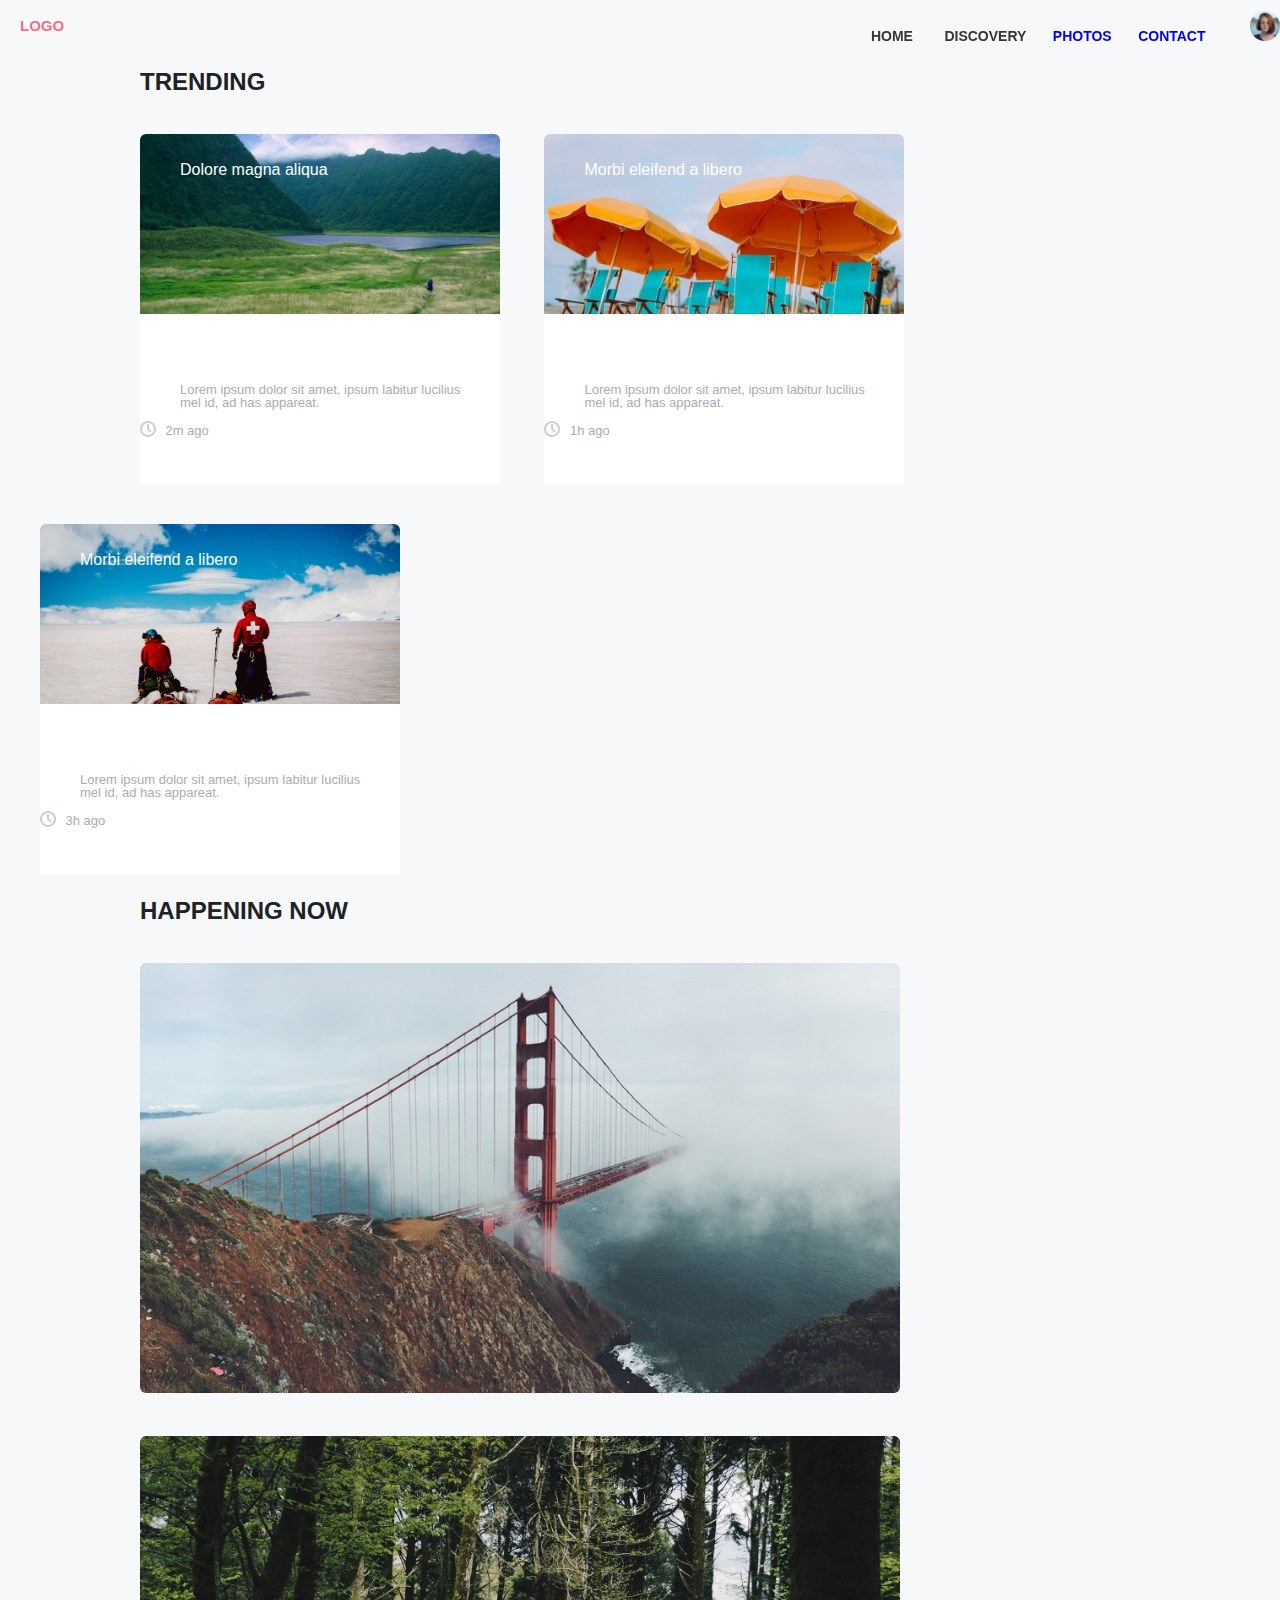
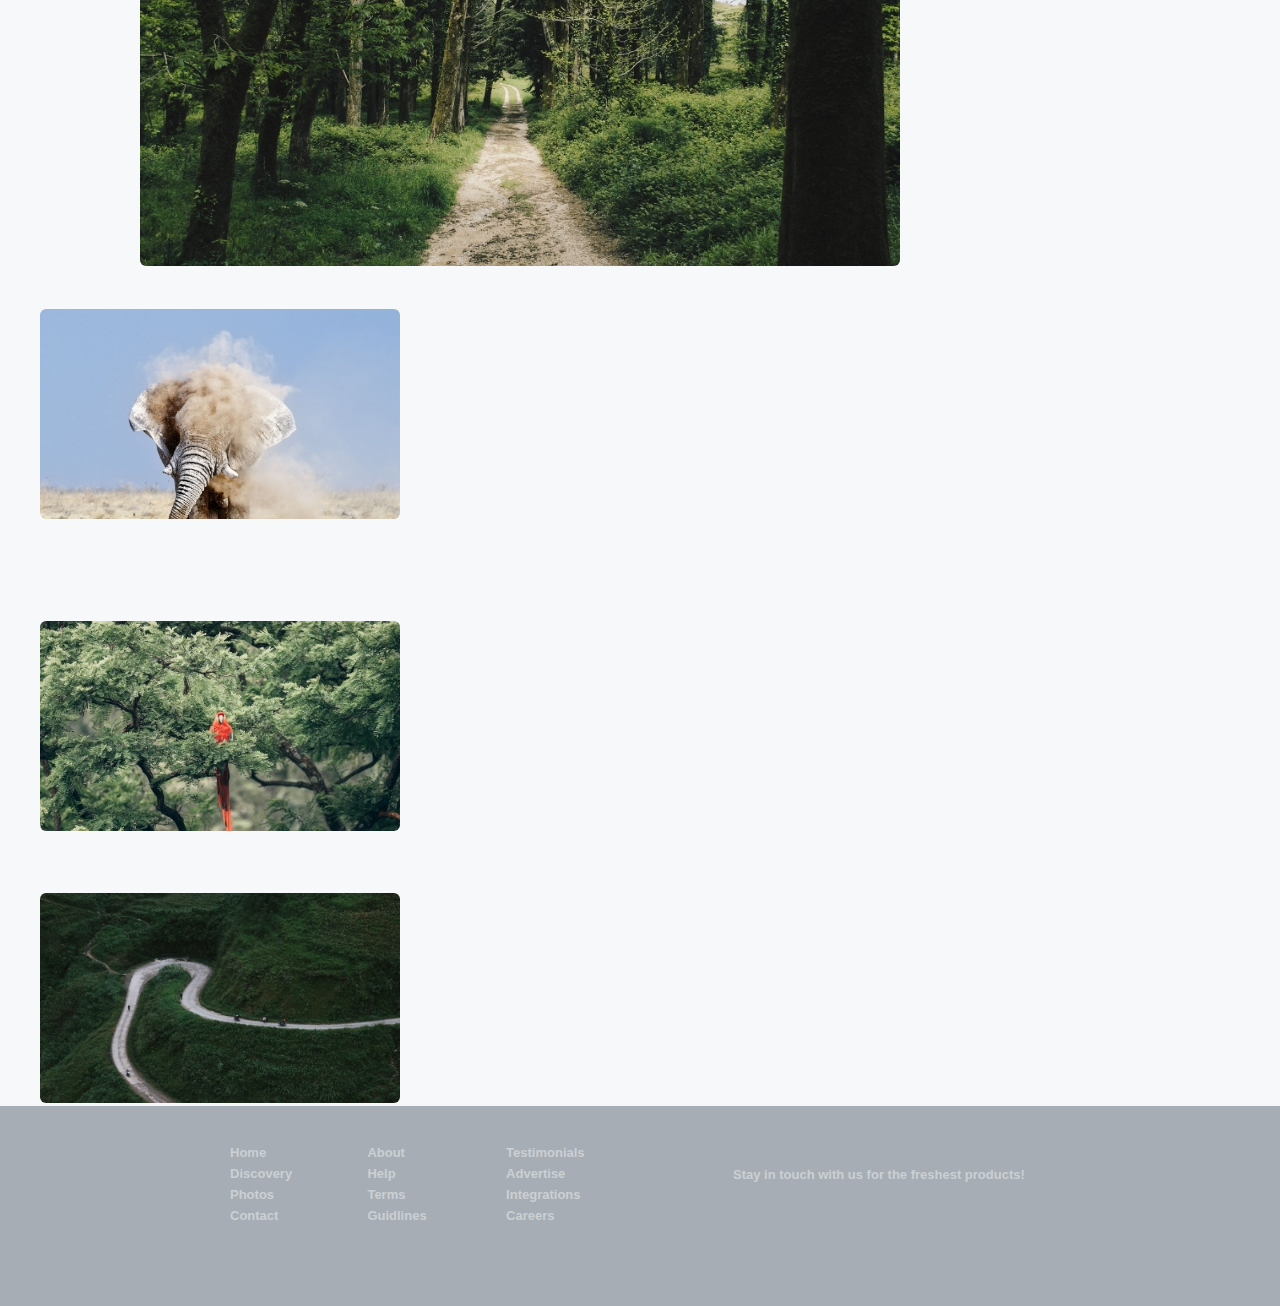
<file: index.html>
<!DOCTYPE html>
<html lang="en">
<head>
	<meta charset="utf-8">
	<link rel="stylesheet" type="text/css" href="css/reset.css">
	<link rel="stylesheet" type="text/css" href="css/style.css">
	<title>ლექცია 5</title>
</head>
<body>
	<header class="wrapper">
		<a href="index.html" class="logo">logo</a>
		<nav class="nav">
			<ul>
				<li class="nav-li lione"><a href="index.html" class="home">home</a></li>
				<li class="nav-li litwo"><a href="#" class="discovery">discovery</a></li>
				<li class="nav-li lithree"><a href="#" >photos</a></li>
				<li class="nav-li lithree"><a href="#" >contact</a></li>
				<img src="img/1.png" alt="img1" class="img1">
			</ul>
		</nav>
	</header><!--wrapper  -->
	<section class="trending">
		<h2 class="title">trending</h2>
		<div class="main left">
			<div class="img">
				<img src="img/2.jpg" alt="img2"> 
				<p class="img-text">Dolore magna aliqua</p>
			</div>
			<p class="para">Lorem ipsum dolor sit amet, ipsum labitur lucilius mel id, ad has appareat.</p>
			<img src="img/time.png" alt="icon" class="icon">
			<p class="time">2m ago</p>
		</div><!-- left -->
		<div class="main center">
			<div class="img">
				<img src="img/22.jpg" alt="img4" class="img22">
				<p class="img-text">Morbi eleifend a libero</p> 
			</div>
			<p class="para">Lorem ipsum dolor sit amet, ipsum labitur lucilius mel id, ad has appareat.</p>
			<img src="img/time.png" alt="icon" class="icon">
			<p class="time">1h ago</p>
		</div><!-- center -->
		<div class="main right">
			<div class="img">
				<img src="img/4.jpg" alt="img4">
				<p class="img-text">Morbi eleifend a libero</p> 
			</div>
			<p class="para">Lorem ipsum dolor sit amet, ipsum labitur lucilius mel id, ad has appareat.</p>
			<img src="img/time.png" alt="icon" class="icon">
			<p class="time">3h ago</p>
		</div><!-- right -->
	</section><!-- one block -->
	<section class="trending">
		<h2 class="title">HAPPENING NOW</h2>
		<div class="first">
			<img src="img/6.jpg" alt="img" class="img6">
			<img src="img/7.jpg" alt="img7">
		</div> <!-- first -->
		<div class="second">
			<img src="img/8.jpg" alt="img" class="img8">
			<img src="img/9.jpg" alt="img" class="img9">
			<img src="img/10.jpg" alt="img" class="img10">
		</div> <!-- second -->
	</section><!-- trending -->
	<footer class="a-footer">
		<div class="d-footer"> 
			<div class="footern">
				<ul class="ul col1">
					<li><a href="index.html" class="footer">home</a></li>
					<li class="li"><a href="#" class="footer">discovery</a></li>
					<li class="li"><a href="#" class="footer">photos</a></li>
					<li class="li"><a href="#" class="footer">contact</a></li>
				</ul>
				<ul class="ul col2">
					<li><a href="#" class="footer">about</a></li>
					<li class="li"><a href="#" class="footer">help</a></li>
					<li class="li"><a href="#" class="footer">terms</a></li>
					<li class="li"><a href="#" class="footer">guidlines</a></li>
				</ul>
				<ul class="ul col3">
					<li><a href="#" class="footer">testimonials</a></li>
					<li class="li"><a href="#" class="footer">advertise</a></li>
					<li class="li"><a href="#" class="footer">integrations</a></li>
					<li class="li"><a href="#" class="footer">careers</a></li>
				</ul>
			</div><!-- footern -->
			<p class="footer-para">Stay in touch with us for the freshest products!</p>
		</div><!-- d-footer -->
	</footer><!-- a-footer -->
</body>
</html>
</file>
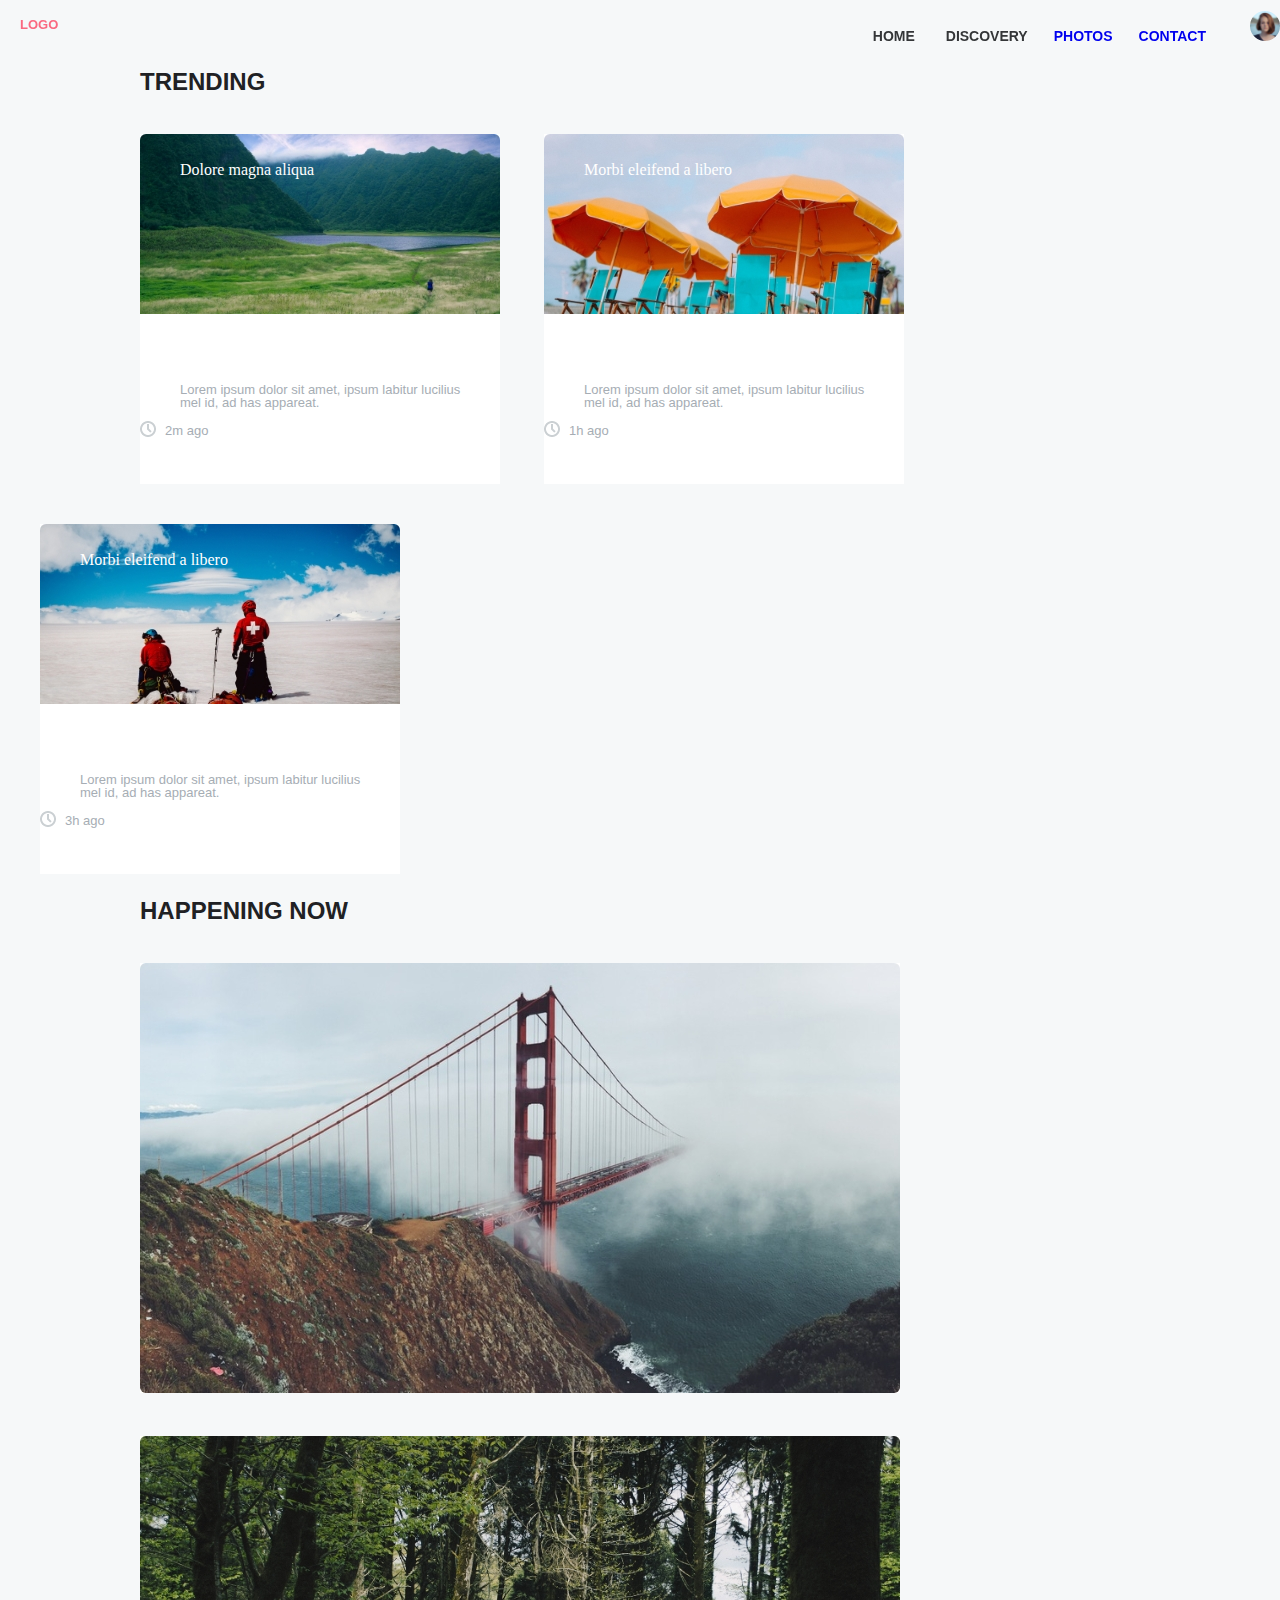
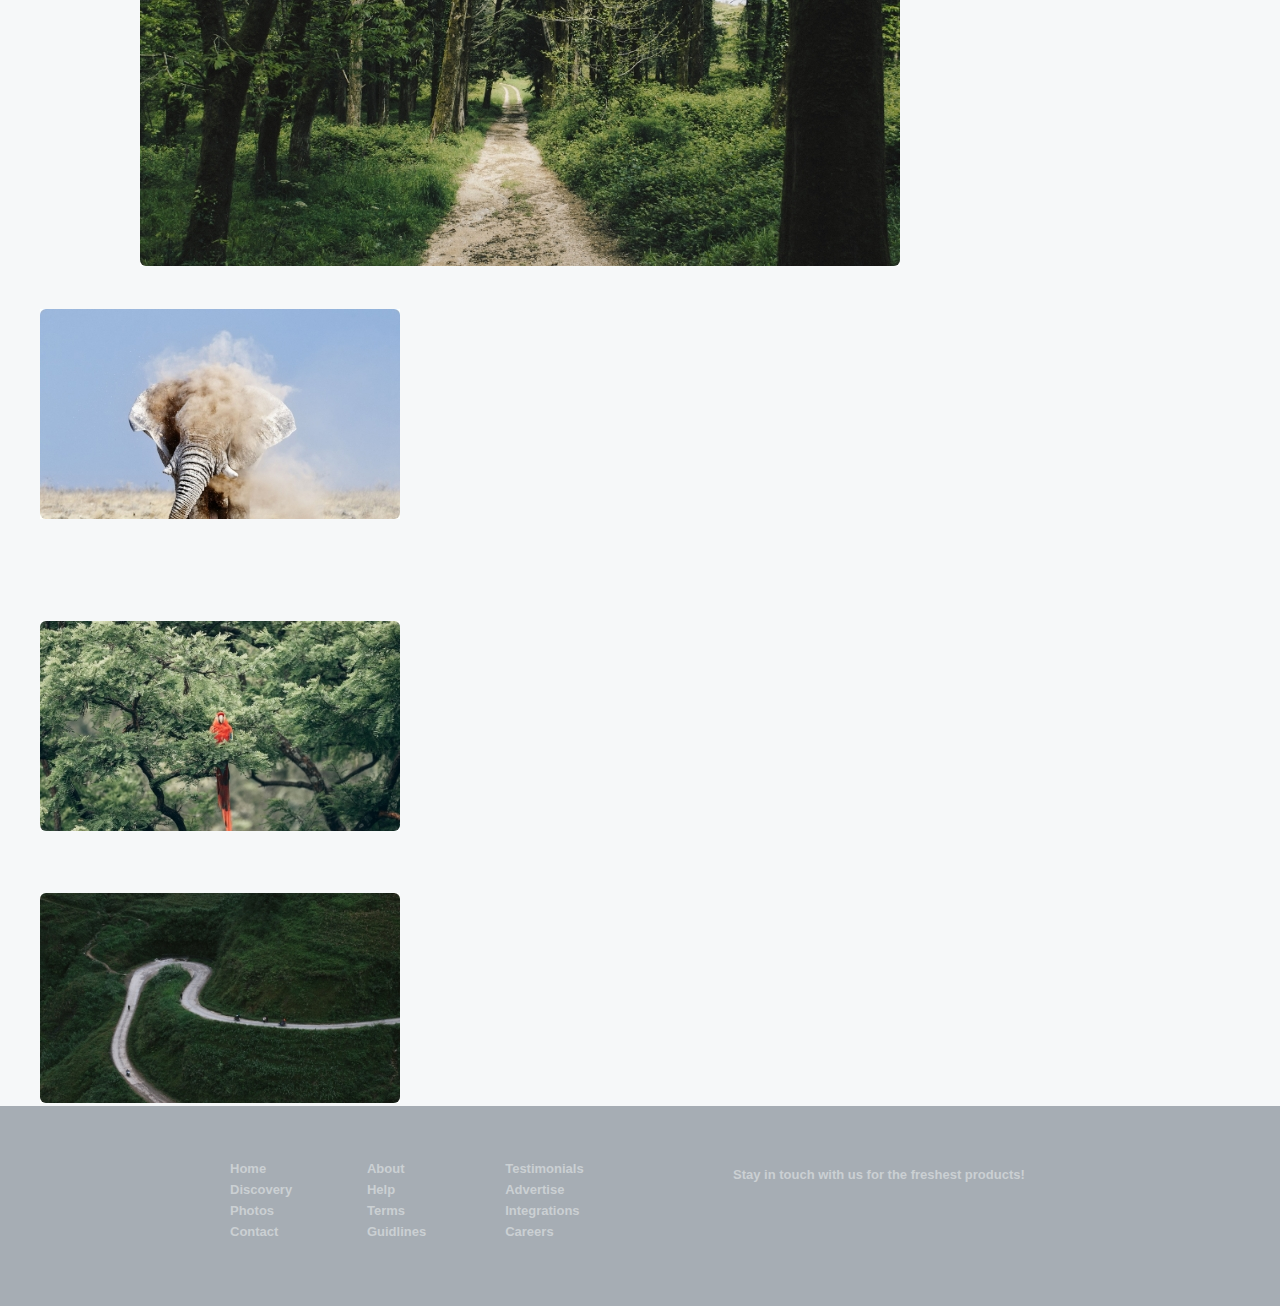
<file: ლექცია 5/index.html>
<!DOCTYPE html>
<html>
<head>
	<meta charset="utf-8">
	<link rel="stylesheet" type="text/css" href="css/reset.css">
	<link rel="stylesheet" type="text/css" href="css/style.css">
	<title>Lesson 5</title>
</head>
<body>
	<header class="wrapper">
		<a href="index.html" class="logo">logo</a>
		<nav class="nav">
			<ul>
				<li class="nav-li lione"><a href="index.html" class="home">home</a></li>
				<li class="nav-li litwo"><a href="#" class="discovery">discovery</a></li>
				<li class="nav-li lithree"><a href="#" >photos</a></li>
				<li class="nav-li lithree"><a href="#" >contact</a></li>
				<img src="img/1.png" alt="img1" class="img1">
			</ul>
		</nav>
	</header>
	<section class="trending">
		<h2 class="title">trending</h2>
		<div class="main left">
			<div class="img">
				<img src="img/2.jpg" alt="img2"> 
				<p class="img-text">Dolore magna aliqua</p>
			</div>
			<p class="para">Lorem ipsum dolor sit amet, ipsum labitur lucilius mel id, ad has appareat.</p>
			<img src="img/time.png" alt="icon" class="icon">
			<p class="time">2m ago</p>
		</div><!-- left -->
		<div class="main center">
			<div class="img">
				<img src="img/22.jpg" alt="img4" class="img22">
				<p class="img-text">Morbi eleifend a libero</p> 
			</div>
			<p class="para">Lorem ipsum dolor sit amet, ipsum labitur lucilius mel id, ad has appareat.</p>
			<img src="img/time.png" alt="icon" class="icon">
			<p class="time">1h ago</p>
		</div><!-- center -->
		<div class="main right">
			<div class="img">
				<img src="img/4.jpg" alt="img4">
				<p class="img-text">Morbi eleifend a libero</p> 
			</div>
			<p class="para">Lorem ipsum dolor sit amet, ipsum labitur lucilius mel id, ad has appareat.</p>
			<img src="img/time.png" alt="icon" class="icon">
			<p class="time">3h ago</p>
		</div><!-- right -->
	</section>
	<section class="trending">
		<h2 class="title">HAPPENING NOW</h2>
		<div class="first">
			<img src="img/6.jpg" alt="img" class="img6">
			<img src="img/7.jpg" alt="img7">
		</div> <!-- first -->
		<div class="second">
			<img src="img/8.jpg" alt="img" class="img8">
			<img src="img/9.jpg" alt="img" class="img9">
			<img src="img/10.jpg" alt="img" class="img10">
		</div> <!-- second -->
	</section>
	<footer>
		<div class="d-footer"> 
			<div class="footer-nav">
				<ul class="ul col1">
					<li><a href="index.html" class="footer">home</a></li>
					<li class="li"><a href="#" class="footer">discovery</a></li>
					<li class="li"><a href="#" class="footer">photos</a></li>
					<li class="li"><a href="#" class="footer">contact</a></li>
				</ul>
				<ul class="ul col2">
					<li><a href="#" class="footer">about</a></li>
					<li class="li"><a href="#" class="footer">help</a></li>
					<li class="li"><a href="#" class="footer">terms</a></li>
					<li class="li"><a href="#" class="footer">guidlines</a></li>
				</ul>
				<ul class="ul col3">
					<li><a href="#" class="footer">testimonials</a></li>
					<li class="li"><a href="#" class="footer">advertise</a></li>
					<li class="li"><a href="#" class="footer">integrations</a></li>
					<li class="li"><a href="#" class="footer">careers</a></li>
				</ul>
			</div>
			<p class="footer-para">Stay in touch with us for the freshest products!</p>
		</div>
	</footer>
</body>
</html>
</file>
<file: css/style.css>
body {
	background-color: #F6F8F9;
	padding-top: 45px;
  font-family: 'Roboto', sans-serif;
}
.wrapper {
	position: fixed;
	z-index: 2;
	top: 0px;
	left: 0px;
	width: 100%;
}
.logo {
	display: inline-block;
	margin-top: 18px;
	margin-left: 20px;
	font-size: 15px;
	color: #FA6980;
	text-transform: uppercase;
	font-family: 'Roboto', sans-serif;
	font-weight: bold;
}
.nav {
	display: inline-block;
	float: right;
}
.nav-li {
	display: inline-block;
	margin-top: 20px;
	text-transform: uppercase;
	font-family: 'Roboto', sans-serif;
	font-weight: bold;
	font-size: 14px;
}
.img1 {
	display: inline;
	margin-left: 40px;
	margin-top: 11px;
}
.lione {
	margin-left: 92px;
}
.litwo {
	margin-left: 27px;
}
.lithree {
	margin-left: 22px;
}
.home, 
.photos, 
.contact,
.discovery {
	color: #343638;
}
.trending h2 {
	font-family: 'Roboto', sans-serif;
	font-size: 24px;
	font-weight: bold;
	text-transform: uppercase;
	color: #202124;
	margin-top: 25px;
	margin-left: 140px;
}
.main {
	width: 360px;
	height: 350px;
	background-color: #FFFFFF;
	display: inline-block;
	margin-top: 40px;
}
.para{
	width: 295px;
	height: 38px;
	vertical-align: center;
	margin-left: 40px;
	margin-top: 66px;
	font-family: 'Roboto', sans-serif;
	font-size: 13px;
	color: #A6ADB4;
}
.left {
	margin-left: 140px;
}
.center {
	margin-left: 40px;
}
.right {
	margin-left: 40px;
}
.img {
	position: relative;
	z-index: 1;
	display: inline-block;
}
.img-text {
	position: absolute;
	top: 28px;
	left: 40px;
	color: #FFFFFF;
}
.clock-icon {
	margin-top: 10px;
	margin-left: 40px;
}
.time {
	font-family: 'Roboto', sans-serif;
	font-size: 13px;
	color: #A6ADB4;
	display: inline-block;
	vertical-align: middle;
	margin-bottom: 5px;
	margin-left: 5px;
}

.first {
	width: 760px;
	display: inline-block;
	margin-top: 40px;
	margin-left: 140px;
}
.img6 {
	margin-bottom: 40px;
}
.second {
	width: 360px;
	display: inline-block;
	margin-top: 40px;
	margin-left: 40px;
}
.img8 {
	display: block;
	margin-bottom: 102px;
}
.img9 {
	display: block;
	margin-bottom: 102px;
}
.img9 {
	display: block;
	margin-bottom: 62px;
}
.d-footer {
	height: 200px;
	background-color: #A6ADB4;
	position: relative;
}
.footern{
	width: 486px;
	padding-top: 40px;
	margin-left: 142px;
}
.footer-logo {
	color: #FFF;
	font-size: 13px;
	font-family: 'Roboto', sans-serif;
	text-transform: uppercase;
	font-weight: bolder;
}
.ul {
	display: inline-block;
	vertical-align: top;
	font-family: 'Roboto', sans-serif;
	font-size: 13px;
	font-weight: bold;
	text-transform: capitalize;
}
.col1 {
	margin-left: 88px;
}
.col2{
	margin-left: 70.8px;
}
.col3 {
	margin-left: 75px;
}
.footer{
	color: #CBD0D3;
}
.li {
	margin-top: 8px;
}
.footer-para {
	color: #CBD0D3;
	font-family: 'Roboto', sans-serif;
	font-size: 13px;
	font-weight: bold;
	display: inline-block;
	position: absolute;
	left: 733px;
	top: 62px;

}
/**/
</file>
<file: ლექცია 5/css/style.css>
body {
	background-color: #F6F8F9;
	padding-top: 45px;
}
.wrapper {
	position: fixed;
	z-index: 2;
	top: 0px;
	left: 0px;
	width: 100%;
}
.logo {
	display: inline-block;
	margin-top: 18px;
	margin-left: 20px;
	font-size: 13px;
	color: #FA6980;
	text-transform: uppercase;
	font-family: 'helvetica';
	font-weight: bold;
}
.nav {
	display: inline-block;
	float: right;
}
.nav-li {
	display: inline-block;
	margin-top: 20px;
	text-transform: uppercase;
	font-family: 'helvetica';
	font-weight: bold;
	font-size: 14px;
}
.img1 {
	display: inline;
	margin-left: 40px;
	margin-top: 11px;
}
.lione {
	margin-left: 92px;
}
.litwo {
	margin-left: 27px;
}
.lithree {
	margin-left: 22px;
}
.home, 
.photos, 
.contact,
.discovery {
	color: #343638;
}
.trending h2 {
	font-family: 'helvetica';
	font-size: 24px;
	font-weight: bold;
	text-transform: uppercase;
	color: #202124;
	margin-top: 25px;
	margin-left: 140px;
}
.main {
	width: 360px;
	height: 350px;
	background-color: #FFFFFF;
	display: inline-block;
	margin-top: 40px;
}
.para{
	width: 295px;
	height: 38px;
	vertical-align: center;
	margin-left: 40px;
	margin-top: 66px;
	font-family: 'helvetica';
	font-size: 13px;
	color: #A6ADB4;
}
.left {
	margin-left: 140px;
}
.center {
	margin-left: 40px;
}
.right {
	margin-left: 40px;
}
.img {
	position: relative;
	z-index: 1;
	display: inline-block;
}
.img-text {
	position: absolute;
	top: 28px;
	left: 40px;
	color: #FFFFFF;
}
.clock-icon {
	margin-top: 10px;
	margin-left: 40px;
}
.time {
	font-family: 'helvetica';
	font-size: 13px;
	color: #A6ADB4;
	display: inline-block;
	vertical-align: middle;
	margin-bottom: 5px;
	margin-left: 5px;
}

.first {
	width: 760px;
	display: inline-block;
	margin-top: 40px;
	margin-left: 140px;
}
.img6 {
	margin-bottom: 40px;
}
.second {
	width: 360px;
	display: inline-block;
	margin-top: 40px;
	margin-left: 40px;
}
.img8 {
	display: block;
	margin-bottom: 102px;
}
.img9 {
	display: block;
	margin-bottom: 102px;
}
.img9 {
	display: block;
	margin-bottom: 62px;
}
.d-footer {
	height: 200px;
	background-color: #A6ADB4;
	position: relative;
}
.footer-nav {
	width: 486px;
	padding-top: 56px;
	margin-left: 142px;
}
.footer-logo {
	color: #FFF;
	font-size: 13px;
	font-family: 'helvetica';
	text-transform: uppercase;
	font-weight: bolder;
}
.ul {
	display: inline-block;
	vertical-align: top;
	font-family: 'helvetica';
	font-size: 13px;
	font-weight: bold;
	text-transform: capitalize;
}
.col1 {
	margin-left: 88px;
}
.col2{
	margin-left: 70.8px;
}
.col3 {
	margin-left: 75px;
}
.footer{
	color: #CBD0D3;
}
.li {
	margin-top: 8px;
}
.footer-para {
	color: #CBD0D3;
	font-family: 'helvetica';
	font-size: 13px;
	font-weight: bold;
	display: inline-block;
	position: absolute;
	left: 733px;
	top: 62px;

}
/**/
</file>
